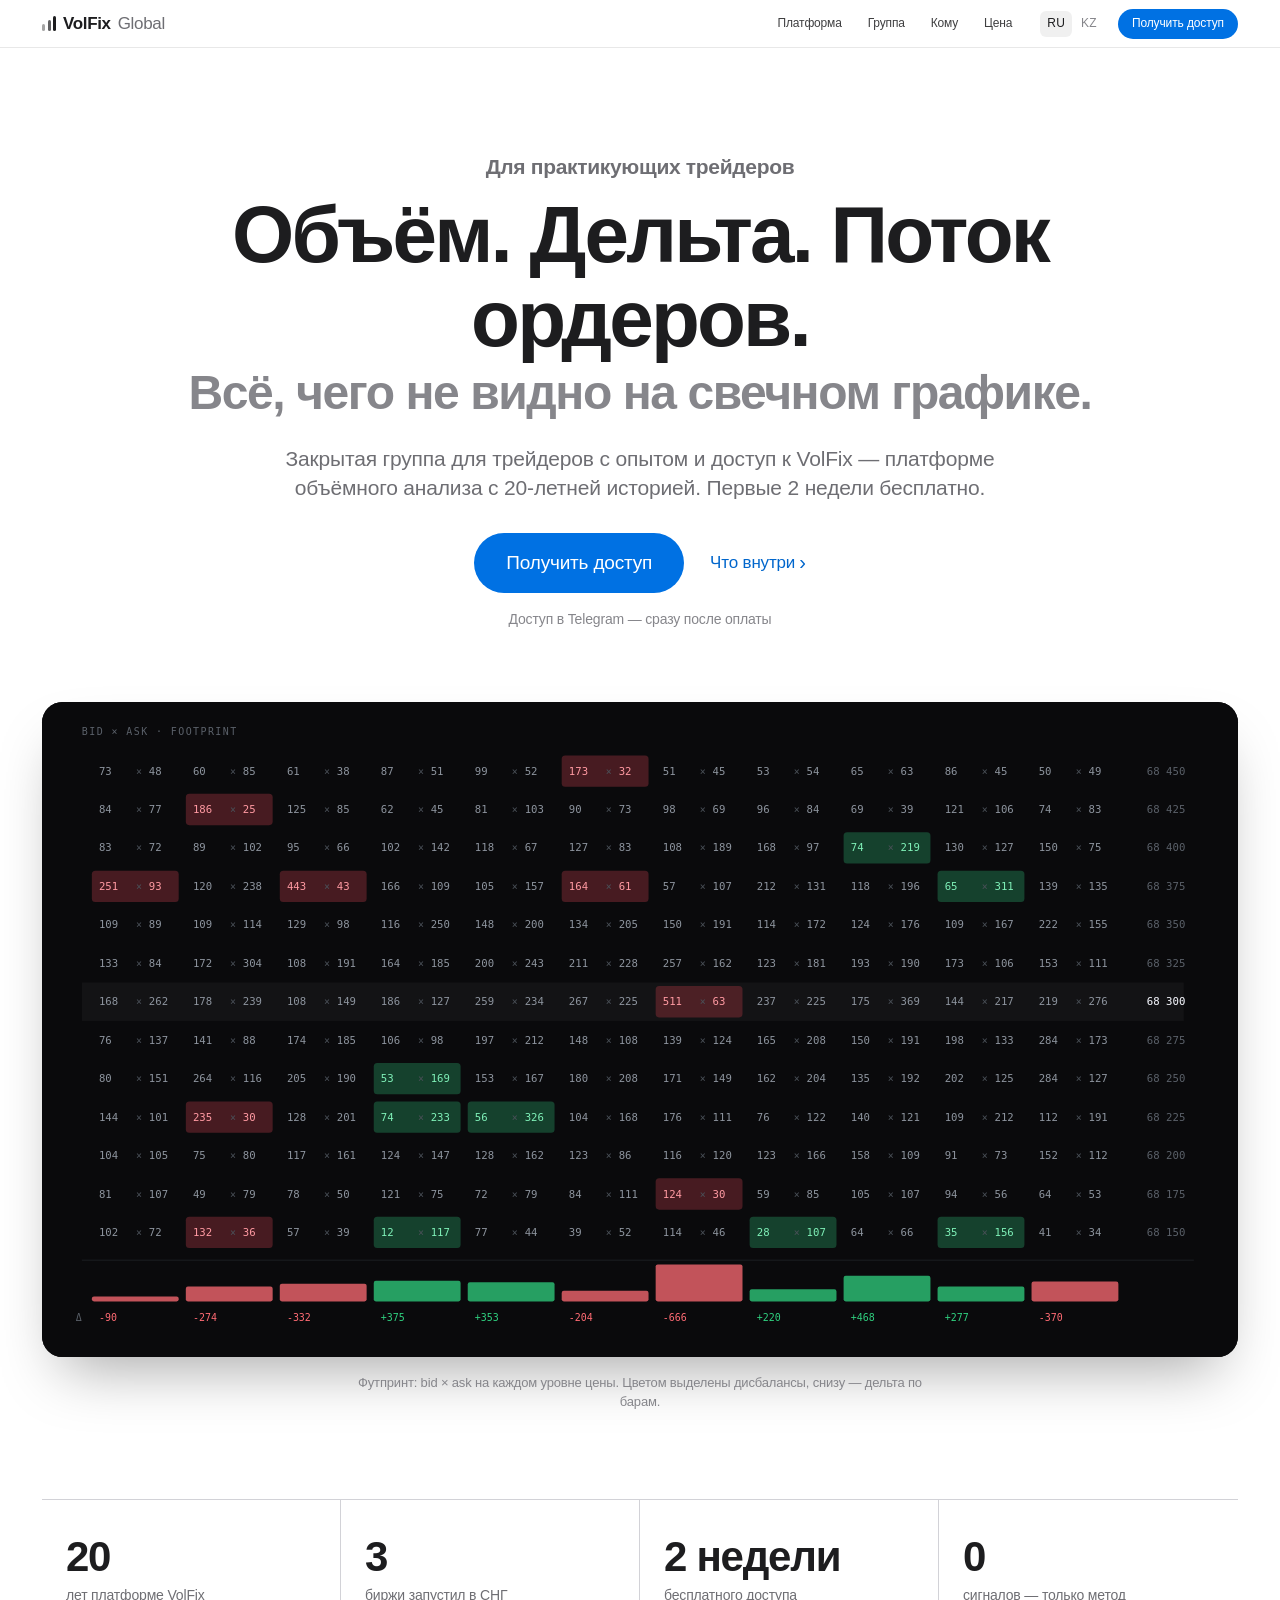
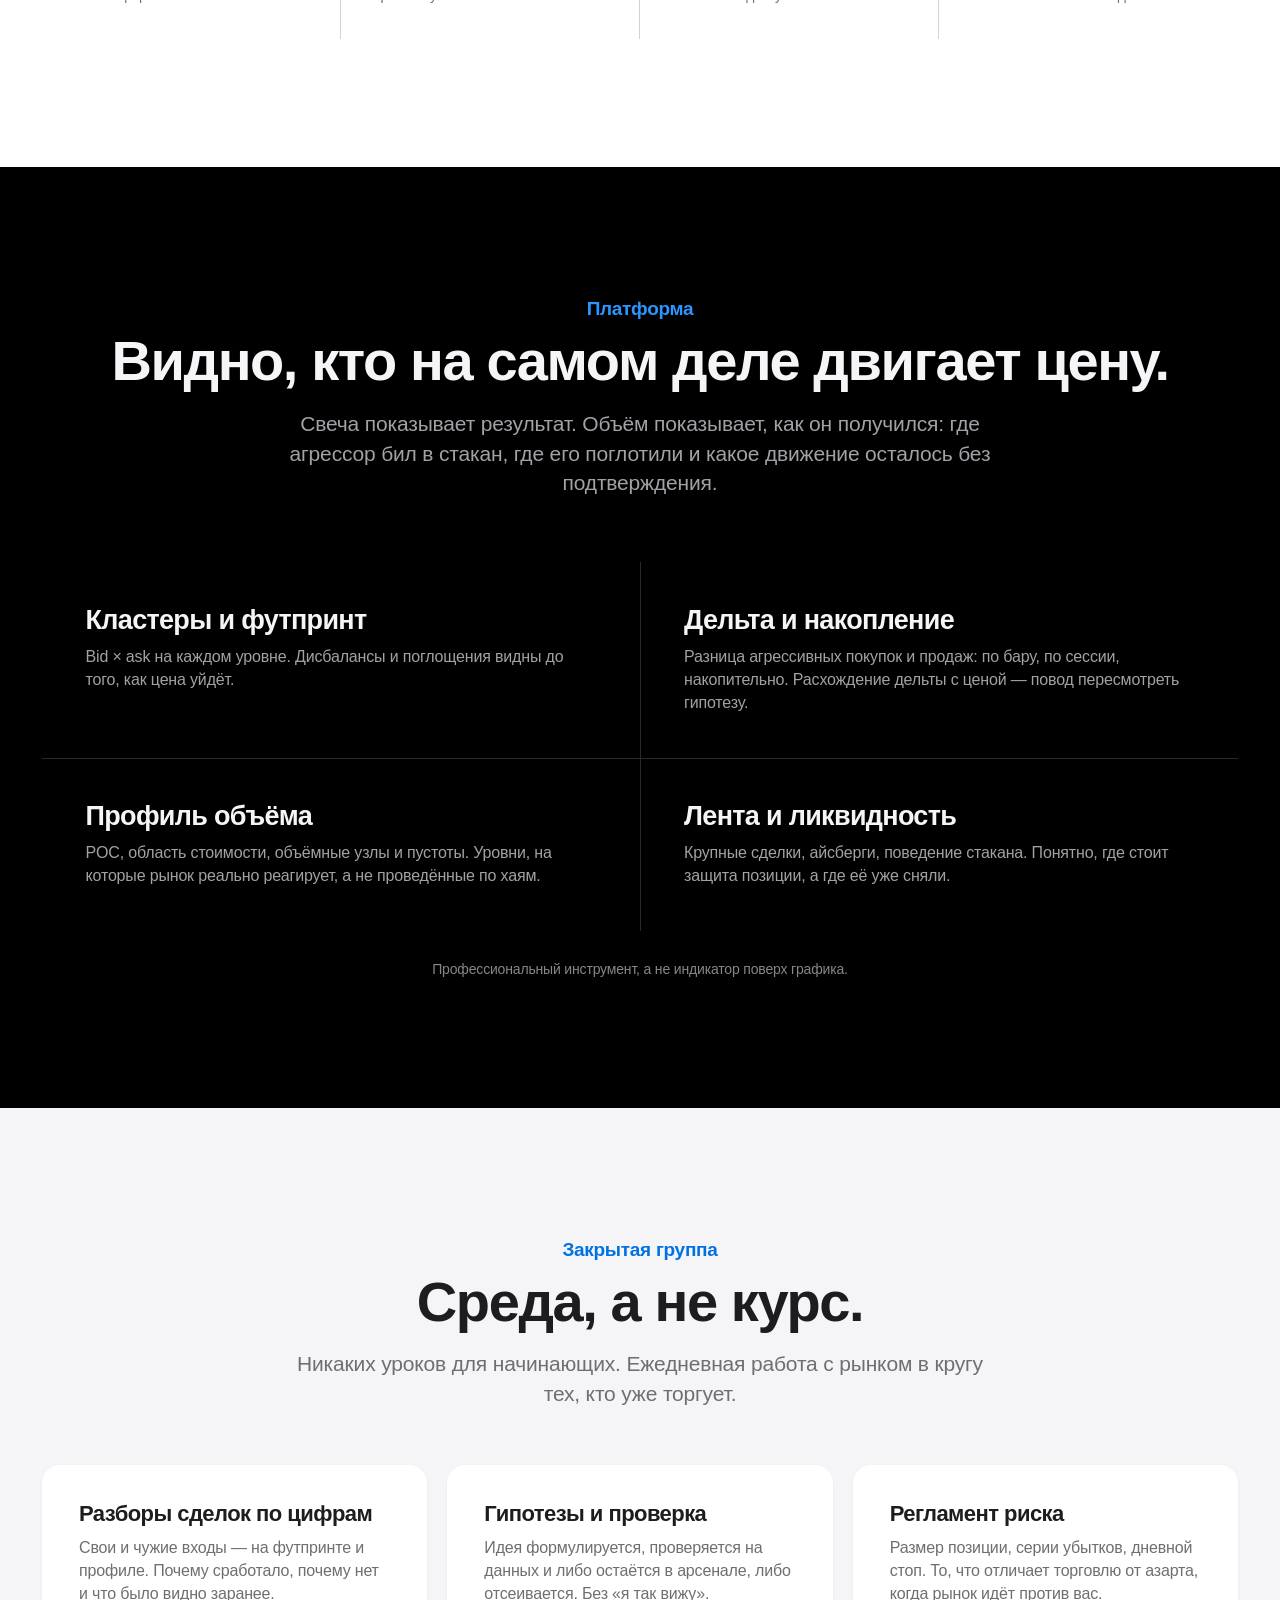
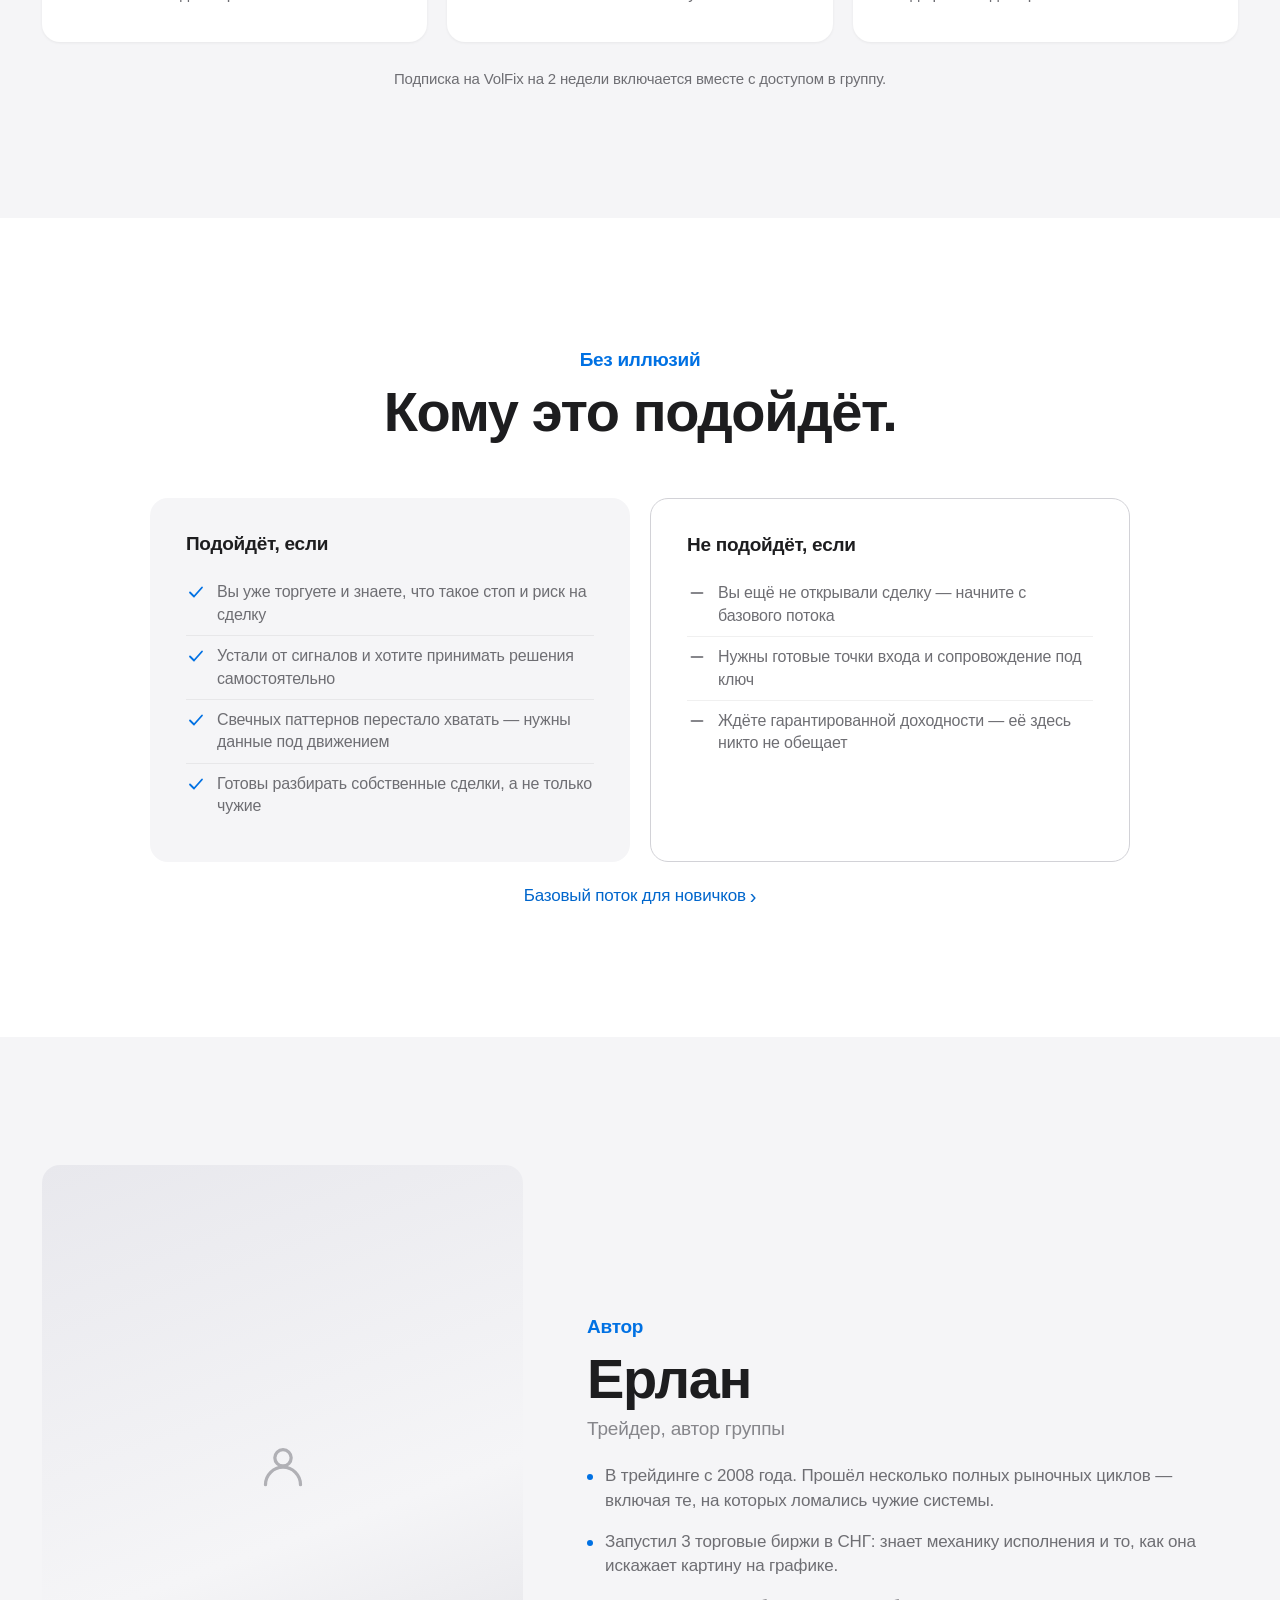
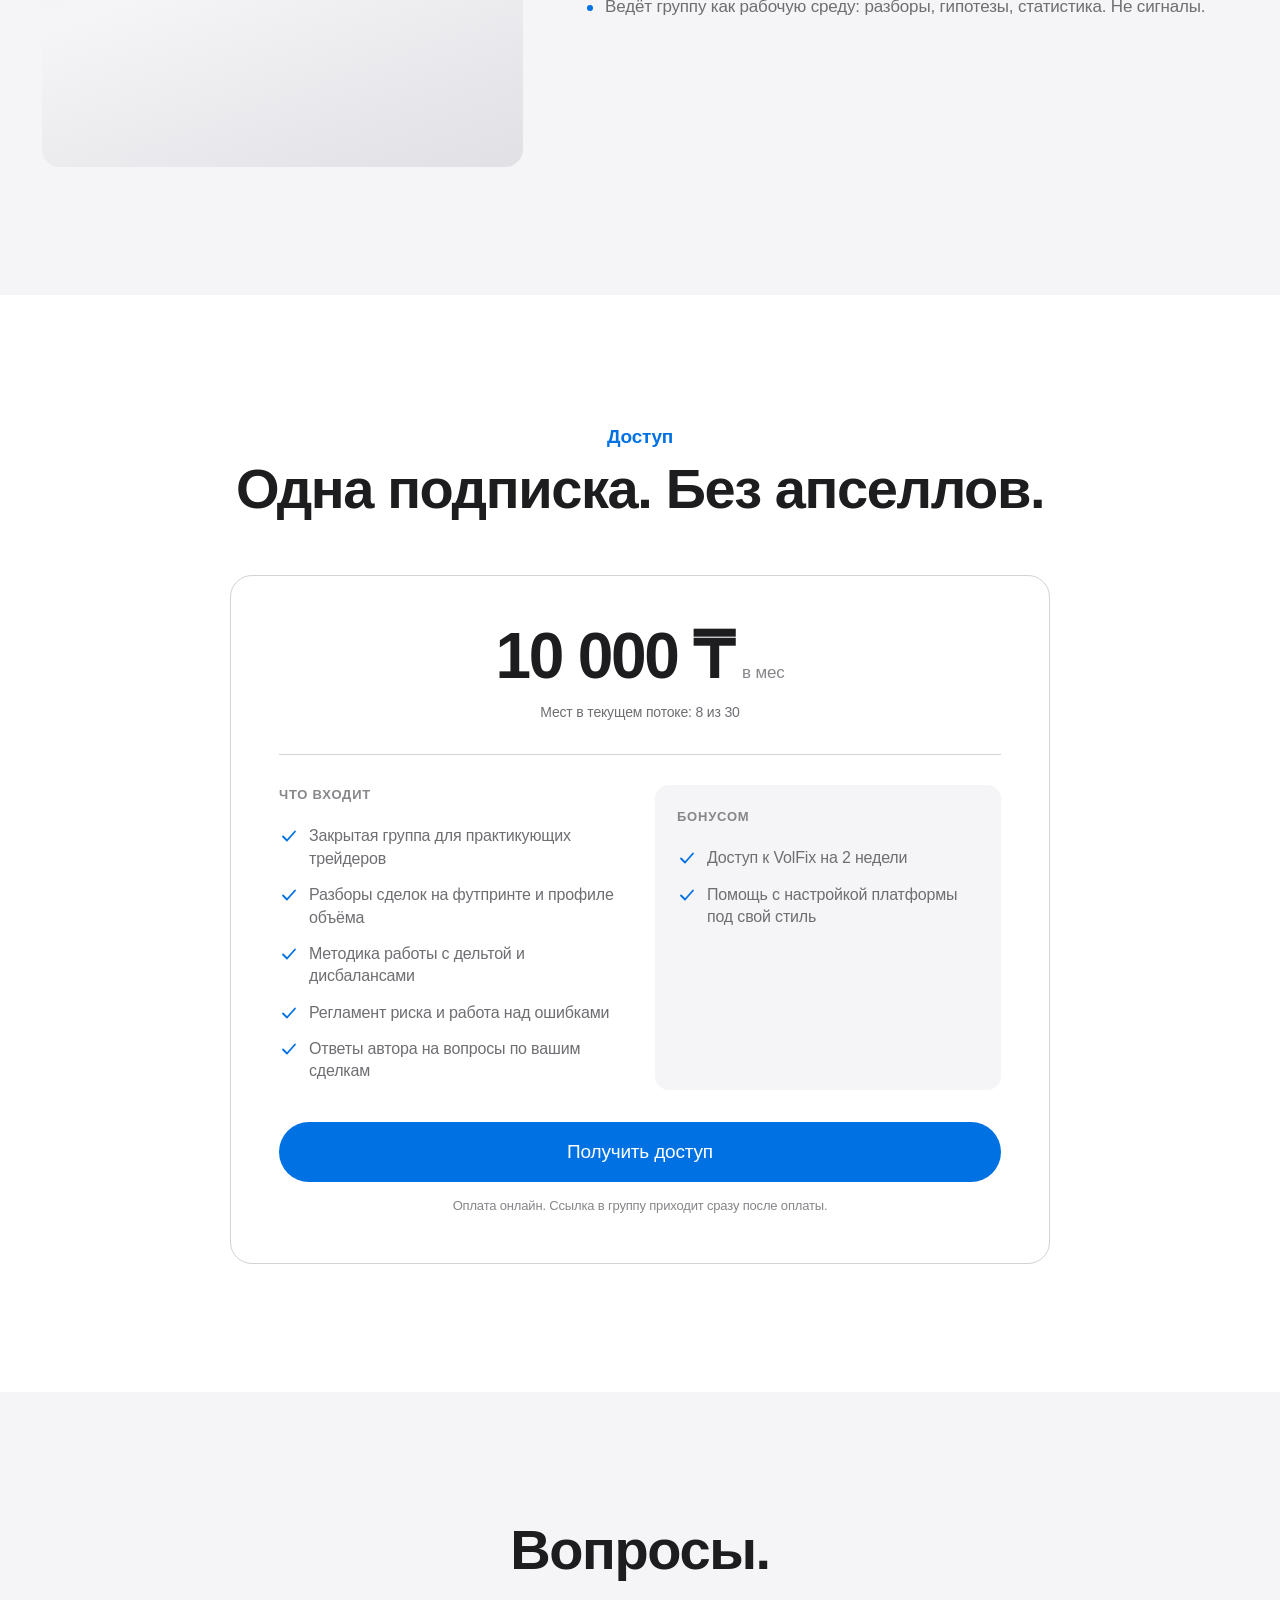
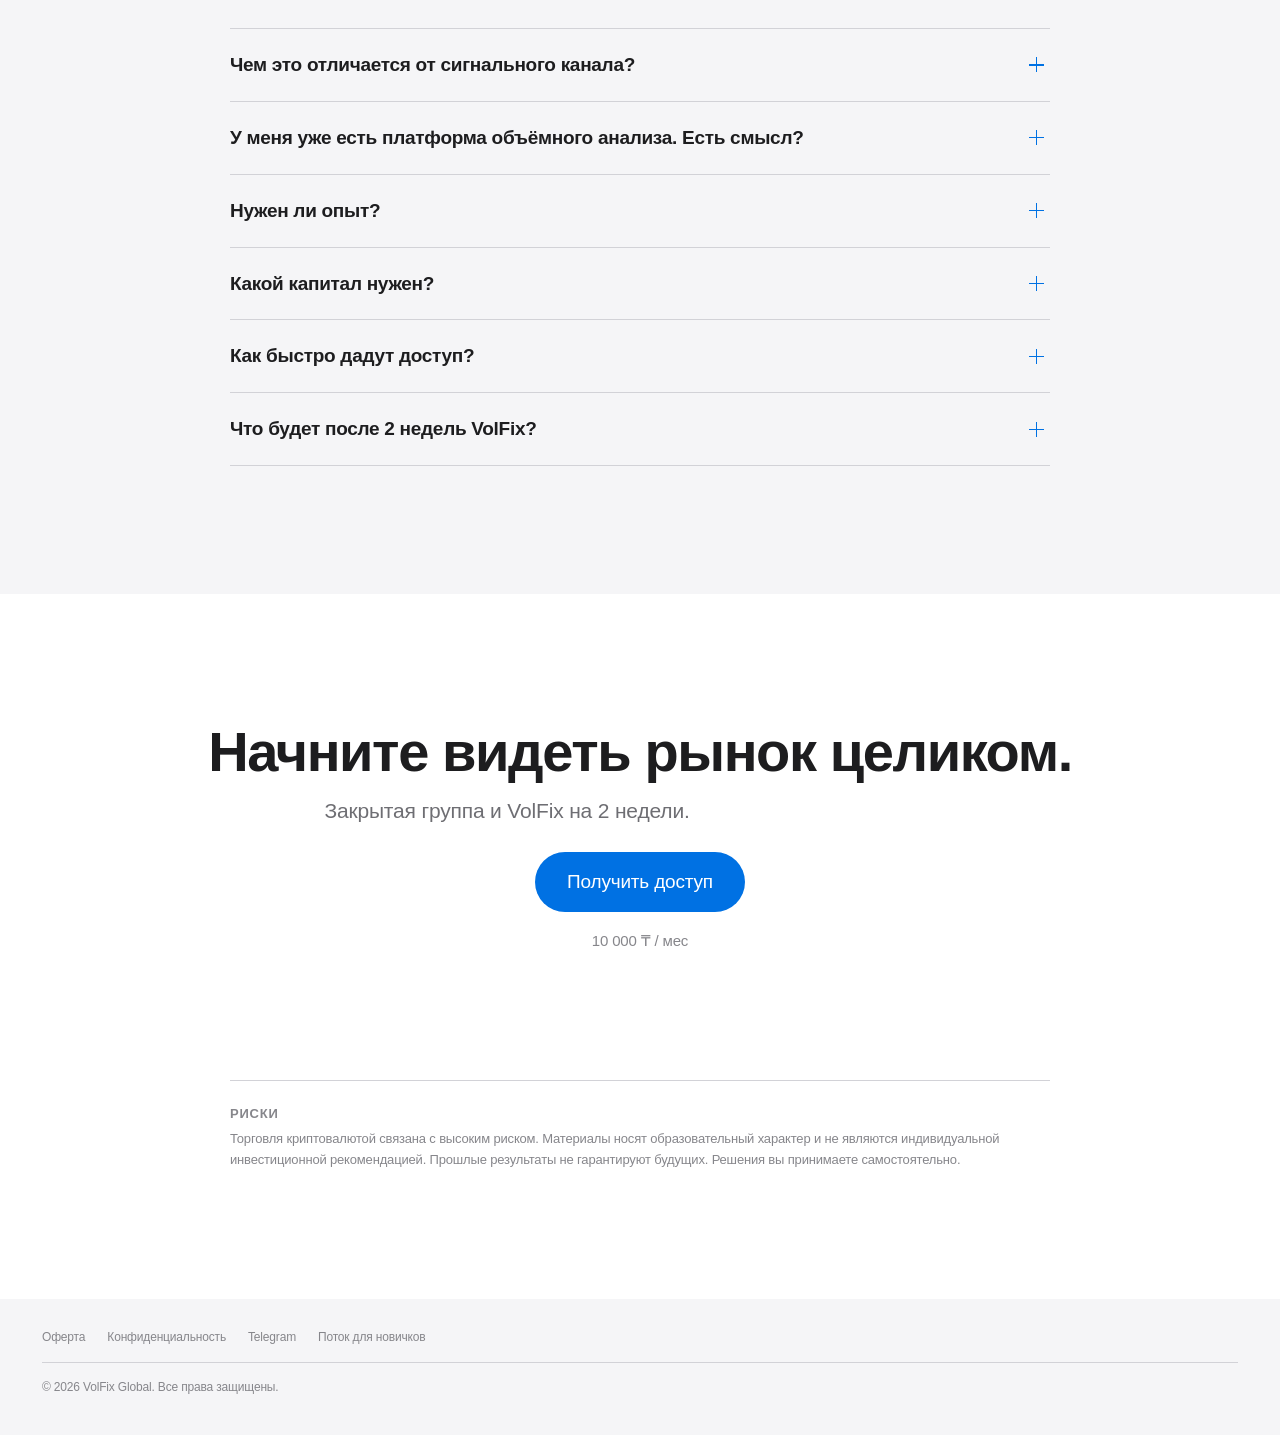
<file: index.html>
<!doctype html>
<html lang="ru">
<head>
<meta charset="utf-8">
<meta name="viewport" content="width=device-width, initial-scale=1, viewport-fit=cover">
<title data-i18n="meta.title">VolFix Global — объёмный анализ для практикующих трейдеров</title>
<meta name="description" data-i18n-attr="content:meta.description" content="Кластерный анализ, дельта и поток ордеров. Закрытая группа для трейдеров с опытом и доступ к VolFix на 2 недели.">
<meta name="theme-color" content="#ffffff">
<meta property="og:type" content="website">
<meta property="og:title" data-i18n-attr="content:meta.title" content="VolFix Global — объёмный анализ для практикующих трейдеров">
<meta property="og:description" data-i18n-attr="content:meta.description" content="Кластерный анализ, дельта и поток ордеров.">
<meta property="og:image" content="assets/img/footprint.svg">
<link rel="icon" href="data:image/svg+xml,<svg xmlns='http://www.w3.org/2000/svg' viewBox='0 0 32 32'><rect width='32' height='32' rx='7' fill='%23ffffff'/><rect x='7' y='16' width='4' height='9' fill='%231d1d1f'/><rect x='14' y='10' width='4' height='15' fill='%231d1d1f'/><rect x='21' y='6' width='4' height='19' fill='%230071e3'/></svg>">
<link rel="preload" href="assets/img/footprint.svg?v=3" as="image">
<link rel="stylesheet" href="assets/css/styles.css?v=3">
<script src="assets/js/config.js?v=3"></script>
<script src="assets/js/i18n.js?v=3"></script>
<script src="assets/js/analytics.js?v=3" defer></script>
<script src="assets/js/app.js?v=3" defer></script>
</head>
<body>

<svg width="0" height="0" style="position:absolute" aria-hidden="true">
  <symbol id="i-check" viewBox="0 0 20 20"><path d="M4 10.5l4 4 8-9" stroke="currentColor" stroke-width="1.8" fill="none" stroke-linecap="round" stroke-linejoin="round"/></symbol>
  <symbol id="i-minus" viewBox="0 0 20 20"><path d="M4.5 10h11" stroke="currentColor" stroke-width="1.8" fill="none" stroke-linecap="round"/></symbol>
  <symbol id="i-user" viewBox="0 0 24 24"><circle cx="12" cy="8.5" r="3.5" stroke="currentColor" stroke-width="1.4" fill="none"/><path d="M4.5 20a7.5 7.5 0 0 1 15 0" stroke="currentColor" stroke-width="1.4" fill="none" stroke-linecap="round"/></symbol>
  <symbol id="i-tg" viewBox="0 0 24 24"><path d="M21 4.5 2.9 11.4c-1 .4-1 1.8.1 2l4.5 1.3 1.7 5.1c.3.8 1.3 1 1.9.4l2.5-2.4 4.6 3.4c.7.5 1.7.1 1.9-.7L22.9 5.6c.2-.9-.7-1.5-1.5-1.1Z" fill="currentColor"/></symbol>
</svg>

<!-- =============================== NAV ================================ -->
<header class="nav" id="hdr">
  <div class="wrap wrap--wide nav__in">
    <a class="brand" href="#top">
      <span class="brand__mark" aria-hidden="true"><i></i><i></i><i></i></span>
      VolFix <span class="brand__sfx">Global</span>
    </a>
    <nav class="nav__links" aria-label="main">
      <a href="#platform" data-i18n="nav.platform">Платформа</a>
      <a href="#group" data-i18n="nav.group">Группа</a>
      <a href="#fit" data-i18n="nav.fit">Кому</a>
      <a href="#price" data-i18n="nav.price">Цена</a>
    </nav>
    <div class="nav__right">
      <div class="lang" role="group" aria-label="Язык / Тіл">
        <button type="button" class="lang__btn" data-lang="ru">RU</button>
        <button type="button" class="lang__btn" data-lang="kk">KZ</button>
      </div>
      <button type="button" class="btn js-cta" data-cta="nav" data-i18n="nav.cta">Получить доступ</button>
    </div>
  </div>
</header>

<main id="top">

<!-- =============================== HERO =============================== -->
<section class="hero">
  <div class="wrap">
    <p class="hero__eyebrow" data-i18n="hero.eyebrow">Для практикующих трейдеров</p>
    <h1 class="hero__h1" data-i18n="hero.h1">Объём. Дельта. Поток ордеров.</h1>
    <p class="hero__h1b" data-i18n="hero.h1b">Всё, чего не видно на свечном графике.</p>
    <p class="hero__sub" data-i18n="hero.sub">Закрытая группа для трейдеров с опытом и доступ к VolFix — платформе объёмного анализа с 20-летней историей. Первые 2 недели бесплатно.</p>
    <div class="hero__cta">
      <button type="button" class="btn btn--lg js-cta" data-cta="hero" data-i18n="hero.cta">Получить доступ</button>
      <a class="tlink" href="#platform" data-i18n="hero.more">Что внутри</a>
    </div>
    <p class="hero__note" data-i18n="hero.note">Доступ в Telegram — сразу после оплаты</p>
  </div>

  <figure class="shot">
    <div class="shot__frame">
      <img src="assets/img/footprint.svg?v=3" width="1680" height="920" alt="Footprint: bid × ask">
    </div>
    <figcaption class="shot__cap" data-i18n="hero.caption">Футпринт: bid × ask на каждом уровне цены. Цветом выделены дисбалансы, снизу — дельта по барам.</figcaption>
  </figure>
</section>

<!-- ============================== SPECS =============================== -->
<section class="sec" style="padding-top:clamp(56px,7vw,88px)">
  <div class="wrap wrap--wide">
    <div class="specs">
      <div class="spec"><b data-i18n="specs.1n">20</b><span data-i18n="specs.1t">лет платформе VolFix</span></div>
      <div class="spec"><b data-i18n="specs.2n">3</b><span data-i18n="specs.2t">биржи запустил в СНГ</span></div>
      <div class="spec"><b data-i18n="specs.3n">2 недели</b><span data-i18n="specs.3t">бесплатного доступа</span></div>
      <div class="spec"><b data-i18n="specs.4n">0</b><span data-i18n="specs.4t">сигналов — только метод</span></div>
    </div>
  </div>
</section>

<!-- ============================= PLATFORM ============================= -->
<section class="sec sec--dark" id="platform">
  <div class="wrap wrap--wide center">
    <p class="eyebrow" data-i18n="plat.eyebrow">Платформа</p>
    <h2 class="h2" data-i18n="plat.h2">Видно, кто на самом деле двигает цену.</h2>
    <p class="lead" data-i18n="plat.sub">Свеча показывает результат. Объём показывает, как он получился: где агрессор бил в стакан, где его поглотили и какое движение осталось без подтверждения.</p>

    <div class="feats">
      <article class="feat">
        <h3 data-i18n="plat.f1.t">Кластеры и футпринт</h3>
        <p data-i18n="plat.f1.d">Bid × ask на каждом уровне. Дисбалансы и поглощения видны до того, как цена уйдёт.</p>
      </article>
      <article class="feat">
        <h3 data-i18n="plat.f2.t">Дельта и накопление</h3>
        <p data-i18n="plat.f2.d">Разница агрессивных покупок и продаж: по бару, по сессии, накопительно.</p>
      </article>
      <article class="feat">
        <h3 data-i18n="plat.f3.t">Профиль объёма</h3>
        <p data-i18n="plat.f3.d">POC, область стоимости, объёмные узлы и пустоты.</p>
      </article>
      <article class="feat">
        <h3 data-i18n="plat.f4.t">Лента и ликвидность</h3>
        <p data-i18n="plat.f4.d">Крупные сделки, айсберги, поведение стакана.</p>
      </article>
    </div>
    <p class="plat__note" data-i18n="plat.note">Профессиональный инструмент, а не индикатор поверх графика.</p>
  </div>
</section>

<!-- ============================== GROUP =============================== -->
<section class="sec sec--alt" id="group">
  <div class="wrap wrap--wide center">
    <p class="eyebrow" data-i18n="group.eyebrow">Закрытая группа</p>
    <h2 class="h2" data-i18n="group.h2">Среда, а не курс.</h2>
    <p class="lead" data-i18n="group.sub">Никаких уроков для начинающих. Ежедневная работа с рынком в кругу тех, кто уже торгует.</p>

    <div class="cards">
      <article class="card">
        <h3 data-i18n="group.c1.t">Разборы сделок по цифрам</h3>
        <p data-i18n="group.c1.d">Свои и чужие входы — на футпринте и профиле. Почему сработало, почему нет и что было видно заранее.</p>
      </article>
      <article class="card">
        <h3 data-i18n="group.c2.t">Гипотезы и проверка</h3>
        <p data-i18n="group.c2.d">Идея формулируется, проверяется на данных и либо остаётся в арсенале, либо отсеивается.</p>
      </article>
      <article class="card">
        <h3 data-i18n="group.c3.t">Регламент риска</h3>
        <p data-i18n="group.c3.d">Размер позиции, серии убытков, дневной стоп. То, что отличает торговлю от азарта.</p>
      </article>
    </div>
    <p class="note" data-i18n="group.note">Подписка на VolFix на 2 недели включается вместе с доступом в группу.</p>
  </div>
</section>

<!-- =============================== FIT ================================ -->
<section class="sec" id="fit">
  <div class="wrap center">
    <p class="eyebrow" data-i18n="fit.eyebrow">Без иллюзий</p>
    <h2 class="h2" data-i18n="fit.h2">Кому это подойдёт.</h2>

    <div class="fit">
      <div class="fitbox">
        <h3 data-i18n="fit.yes">Подойдёт, если</h3>
        <ul>
          <li><svg class="mark"><use href="#i-check"></use></svg><span data-i18n="fit.y1">Вы уже торгуете и знаете, что такое стоп и риск на сделку</span></li>
          <li><svg class="mark"><use href="#i-check"></use></svg><span data-i18n="fit.y2">Устали от сигналов и хотите принимать решения самостоятельно</span></li>
          <li><svg class="mark"><use href="#i-check"></use></svg><span data-i18n="fit.y3">Свечных паттернов перестало хватать — нужны данные под движением</span></li>
          <li><svg class="mark"><use href="#i-check"></use></svg><span data-i18n="fit.y4">Готовы разбирать собственные сделки, а не только чужие</span></li>
        </ul>
      </div>
      <div class="fitbox fitbox--no">
        <h3 data-i18n="fit.no">Не подойдёт, если</h3>
        <ul>
          <li><svg class="mark"><use href="#i-minus"></use></svg><span data-i18n="fit.n1">Вы ещё не открывали сделку — начните с базового потока</span></li>
          <li><svg class="mark"><use href="#i-minus"></use></svg><span data-i18n="fit.n2">Нужны готовые точки входа и сопровождение под ключ</span></li>
          <li><svg class="mark"><use href="#i-minus"></use></svg><span data-i18n="fit.n3">Ждёте гарантированной доходности — её здесь никто не обещает</span></li>
        </ul>
      </div>
    </div>
    <p class="fit__link"><a class="tlink" href="#" data-link="basic" data-i18n="fit.link">Базовый поток для новичков</a></p>
  </div>
</section>

<!-- ============================== EXPERT ============================== -->
<section class="sec sec--alt" id="expert">
  <div class="wrap wrap--wide expert">
    <div class="expert__photo"><svg width="56" height="56"><use href="#i-user"></use></svg></div>
    <div>
      <p class="eyebrow" data-i18n="expert.eyebrow">Автор</p>
      <h2 class="h2" style="margin-bottom:0" data-i18n="expert.h2">Ерлан</h2>
      <p class="expert__role" data-i18n="expert.role">Трейдер, автор группы</p>
      <ul class="expert__list">
        <li data-i18n="expert.b1">В трейдинге с 2008 года. Прошёл несколько полных рыночных циклов — включая те, на которых ломались чужие системы.</li>
        <li data-i18n="expert.b2">Запустил 3 торговые биржи в СНГ: знает механику исполнения и то, как она искажает картину на графике.</li>
        <li data-i18n="expert.b3">Ведёт группу как рабочую среду: разборы, гипотезы, статистика. Не сигналы.</li>
      </ul>
    </div>
  </div>
</section>

<!-- =============================== PRICE ============================== -->
<section class="sec" id="price">
  <div class="wrap center">
    <p class="eyebrow" data-i18n="price.eyebrow">Доступ</p>
    <h2 class="h2" data-i18n="price.h2">Одна подписка. Без апселлов.</h2>

    <div class="pricebox">
      <div class="price__row">
        <s data-price-old hidden></s>
        <b data-price-amount>10 000 ₸</b>
        <span data-price-period>в мес</span>
      </div>
      <span class="seats" data-seats hidden></span>

      <div class="price__cols">
        <div>
          <p class="price__t" data-i18n="price.inc">Что входит</p>
          <ul>
            <li><svg class="mark"><use href="#i-check"></use></svg><span data-i18n="price.i1">Закрытая группа для практикующих трейдеров</span></li>
            <li><svg class="mark"><use href="#i-check"></use></svg><span data-i18n="price.i2">Разборы сделок на футпринте и профиле объёма</span></li>
            <li><svg class="mark"><use href="#i-check"></use></svg><span data-i18n="price.i3">Методика работы с дельтой и дисбалансами</span></li>
            <li><svg class="mark"><use href="#i-check"></use></svg><span data-i18n="price.i4">Регламент риска и работа над ошибками</span></li>
            <li><svg class="mark"><use href="#i-check"></use></svg><span data-i18n="price.i5">Ответы автора на вопросы по вашим сделкам</span></li>
          </ul>
        </div>
        <div class="bonusbox">
          <p class="price__t" data-i18n="price.bonus">Бонусом</p>
          <ul>
            <li><svg class="mark"><use href="#i-check"></use></svg><span data-i18n="price.b1">Доступ к VolFix на 2 недели</span></li>
            <li><svg class="mark"><use href="#i-check"></use></svg><span data-i18n="price.b2">Помощь с настройкой платформы под свой стиль</span></li>
          </ul>
        </div>
      </div>

      <button type="button" class="btn btn--lg btn--block js-cta" data-cta="pricing" data-i18n="price.cta">Получить доступ</button>
      <p class="price__note" data-i18n="price.note">Оплата онлайн. Ссылка в группу приходит сразу после оплаты.</p>
    </div>
  </div>
</section>

<!-- ================================ FAQ =============================== -->
<section class="sec sec--alt" id="faq">
  <div class="wrap">
    <h2 class="h2 center" data-i18n="faq.h2">Вопросы.</h2>
    <div class="faq">
      <details class="qa"><summary><span data-i18n="faq.q1">Чем это отличается от сигнального канала?</span></summary><p data-i18n="faq.a1"></p></details>
      <details class="qa"><summary><span data-i18n="faq.q2">У меня уже есть платформа объёмного анализа. Есть смысл?</span></summary><p data-i18n="faq.a2"></p></details>
      <details class="qa"><summary><span data-i18n="faq.q3">Нужен ли опыт?</span></summary><p data-i18n="faq.a3"></p></details>
      <details class="qa"><summary><span data-i18n="faq.q4">Какой капитал нужен?</span></summary><p data-i18n="faq.a4"></p></details>
      <details class="qa"><summary><span data-i18n="faq.q5">Как быстро дадут доступ?</span></summary><p data-i18n="faq.a5"></p></details>
      <details class="qa"><summary><span data-i18n="faq.q6">Что будет после 2 недель VolFix?</span></summary><p data-i18n="faq.a6"></p></details>
    </div>
  </div>
</section>

<!-- =============================== FINAL ============================== -->
<section class="sec sec--final">
  <div class="wrap">
    <h2 class="h2" data-i18n="final.h2">Начните видеть рынок целиком.</h2>
    <p class="lead center" data-i18n="final.sub">Закрытая группа и VolFix на 2 недели.</p>
    <p style="margin-top:26px"><button type="button" class="btn btn--lg js-cta" data-cta="final" data-i18n="final.cta">Получить доступ</button></p>
    <p class="final__price" data-price-inline>10 000 ₸ / мес</p>
  </div>
</section>

<!-- =============================== RISK =============================== -->
<section class="sec" style="padding-top:0">
  <div class="wrap">
    <div class="risk">
      <h3 data-i18n="risk.title">Риски</h3>
      <p data-i18n="risk.text">Торговля криптовалютой связана с высоким риском. Материалы носят образовательный характер и не являются индивидуальной инвестиционной рекомендацией.</p>
    </div>
  </div>
</section>

</main>

<!-- ============================== FOOTER ============================== -->
<footer class="ftr">
  <div class="wrap wrap--wide ftr__in">
    <nav class="ftr__links">
      <a href="#" data-link="offer" data-i18n="footer.offer">Оферта</a>
      <a href="#" data-link="privacy" data-i18n="footer.privacy">Конфиденциальность</a>
      <a href="#" data-link="support" target="_blank" rel="noopener" data-i18n="footer.contact">Telegram</a>
      <a href="#" data-link="basic" data-i18n="footer.basic">Поток для новичков</a>
    </nav>
    <div class="ftr__bottom">
      <span>© <span data-year>2026</span> VolFix Global. <span data-i18n="footer.rights">Все права защищены.</span></span>
    </div>
  </div>
</footer>

<!-- =========================== STICKY MOBILE ========================== -->
<div class="sticky" id="sticky" hidden>
  <span class="sticky__price" data-price-inline>10 000 ₸ / мес</span>
  <button type="button" class="btn js-cta" data-cta="sticky" data-i18n="sticky.cta">Получить доступ</button>
</div>

<!-- ============================== MODAL =============================== -->
<div class="modal" id="modal" hidden>
  <div class="modal__ov" data-close></div>
  <div class="modal__box" role="dialog" aria-modal="true" aria-labelledby="modal-title">
    <button type="button" class="modal__x" data-close data-i18n-attr="aria-label:modal.close" aria-label="Закрыть">&times;</button>
    <div class="modal__bar"><i data-progress></i></div>

    <section class="mstep" data-step="form" hidden>
      <h2 class="mstep__h" id="modal-title" data-i18n="form.title">Оформление доступа</h2>
      <p class="mstep__sub" data-i18n="form.sub">Контакты нужны, чтобы отправить ссылку в группу и чек об оплате.</p>
      <form class="frm" id="lead-form" novalidate>
        <label class="fld">
          <span data-i18n="form.name">Имя</span>
          <input type="text" name="name" autocomplete="name" data-i18n-attr="placeholder:form.name.ph" placeholder="Как к вам обращаться" required>
          <em class="err" data-err="name"></em>
        </label>
        <label class="fld">
          <span data-i18n="form.phone">Телефон</span>
          <input type="tel" name="phone" autocomplete="tel" inputmode="tel" data-i18n-attr="placeholder:form.phone.ph" placeholder="+7 700 000 00 00" required>
          <em class="err" data-err="phone"></em>
        </label>
        <label class="fld">
          <span data-i18n="form.email">Email</span>
          <input type="email" name="email" autocomplete="email" inputmode="email" data-i18n-attr="placeholder:form.email.ph" placeholder="you@example.com" required>
          <em class="err" data-err="email"></em>
        </label>
        <label class="chk">
          <input type="checkbox" name="consent" required>
          <span data-i18n="form.consent">Согласен на обработку персональных данных и с условиями оферты</span>
        </label>
        <em class="err" data-err="consent"></em>
        <button type="submit" class="btn btn--lg btn--block" data-submit><span data-i18n="form.submit">Перейти к оплате</span></button>
        <p class="frm__total" data-form-total>К оплате: 10 000 ₸</p>
      </form>
    </section>

    <section class="mstep" data-step="pay" hidden>
      <h2 class="mstep__h" data-i18n="pay.title">Оплата</h2>
      <div class="stub"><p data-i18n="pay.stub"></p></div>
      <button type="button" class="btn btn--lg btn--block" data-pay-continue data-i18n="pay.continue">Продолжить (демо)</button>
    </section>
  </div>
</div>

</body>
</html>
</file>
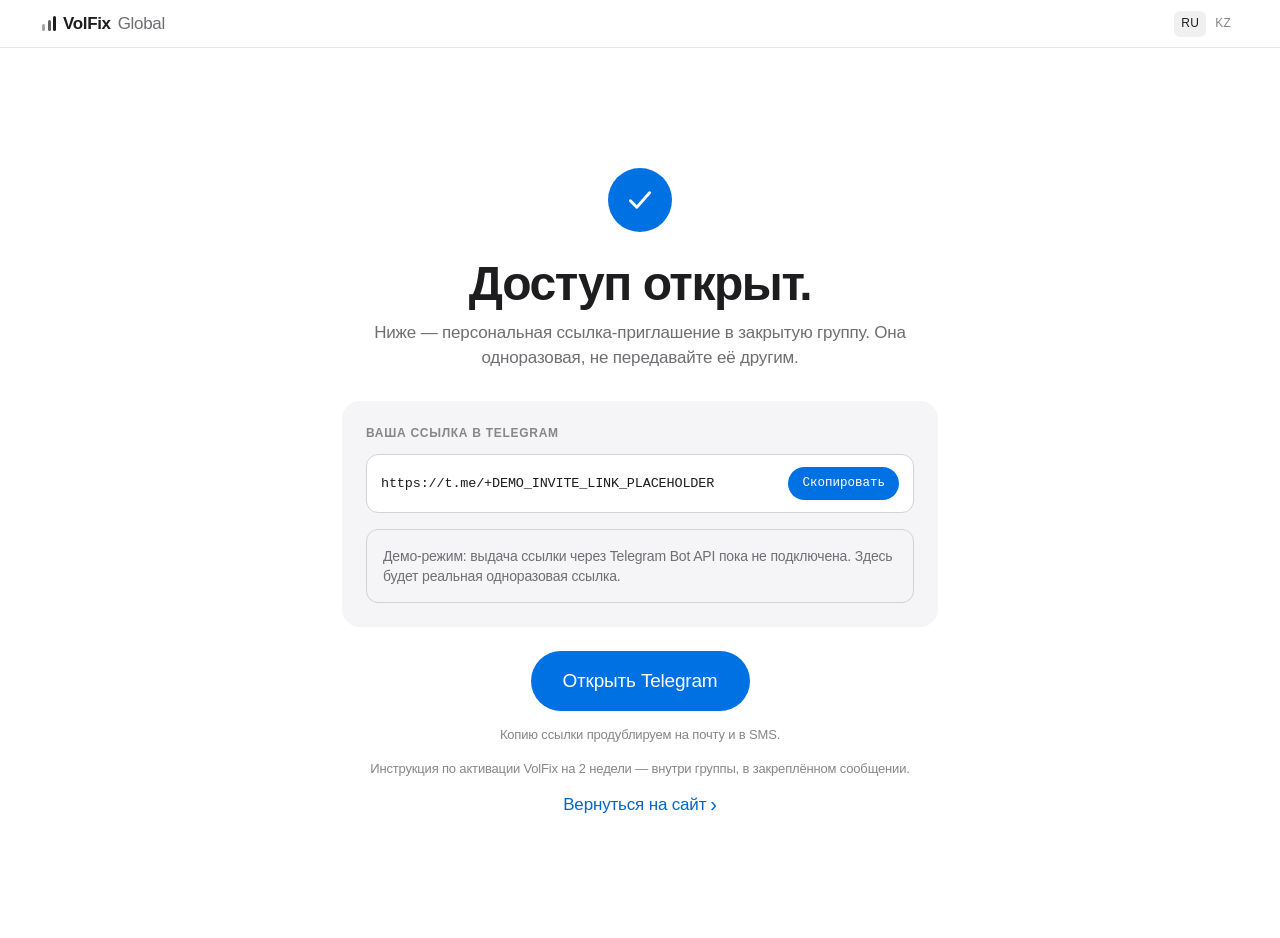
<file: success.html>
<!doctype html>
<html lang="ru">
<head>
<meta charset="utf-8">
<meta name="viewport" content="width=device-width, initial-scale=1, viewport-fit=cover">
<title data-i18n="success.title">Оплата прошла</title>
<meta name="robots" content="noindex,nofollow">
<meta name="theme-color" content="#ffffff">
<link rel="icon" href="data:image/svg+xml,<svg xmlns='http://www.w3.org/2000/svg' viewBox='0 0 32 32'><rect width='32' height='32' rx='7' fill='%23ffffff'/><rect x='7' y='16' width='4' height='9' fill='%231d1d1f'/><rect x='14' y='10' width='4' height='15' fill='%231d1d1f'/><rect x='21' y='6' width='4' height='19' fill='%230071e3'/></svg>">
<link rel="stylesheet" href="assets/css/styles.css?v=3">
<script src="assets/js/config.js?v=3"></script>
<script src="assets/js/i18n.js?v=3"></script>
<script src="assets/js/analytics.js?v=3" defer></script>
<script src="assets/js/app.js?v=3" defer></script>
</head>
<body>

<svg width="0" height="0" style="position:absolute" aria-hidden="true">
  <symbol id="i-check" viewBox="0 0 20 20"><path d="M4 10.5l4 4 8-9" stroke="currentColor" stroke-width="1.8" fill="none" stroke-linecap="round" stroke-linejoin="round"/></symbol>
  <symbol id="i-tg" viewBox="0 0 24 24"><path d="M21 4.5 2.9 11.4c-1 .4-1 1.8.1 2l4.5 1.3 1.7 5.1c.3.8 1.3 1 1.9.4l2.5-2.4 4.6 3.4c.7.5 1.7.1 1.9-.7L22.9 5.6c.2-.9-.7-1.5-1.5-1.1Z" fill="currentColor"/></symbol>
</svg>

<header class="nav">
  <div class="wrap wrap--wide nav__in">
    <a class="brand" href="index.html">
      <span class="brand__mark" aria-hidden="true"><i></i><i></i><i></i></span>
      VolFix <span class="brand__sfx">Global</span>
    </a>
    <div class="nav__right">
      <div class="lang" role="group" aria-label="Язык / Тіл">
        <button type="button" class="lang__btn" data-lang="ru">RU</button>
        <button type="button" class="lang__btn" data-lang="kk">KZ</button>
      </div>
    </div>
  </div>
</header>

<main class="done" data-success>
  <span class="done__ic"><svg width="32" height="32"><use href="#i-check"></use></svg></span>
  <h1 data-i18n="success.h1">Доступ открыт.</h1>
  <p class="done__sub" data-i18n="success.sub">Ниже — персональная ссылка-приглашение в закрытую группу.</p>

  <p class="statusnote" data-status-note hidden></p>

  <div class="linkbox" data-linkbox>
    <p class="linkbox__l" data-i18n="success.linkLabel">Ваша ссылка в Telegram</p>
    <div class="linkbox__v">
      <code data-invite>https://t.me/+DEMO_INVITE_LINK_PLACEHOLDER</code>
      <button type="button" data-copy data-i18n="success.copy">Скопировать</button>
    </div>
    <!-- Заглушка: реальная одноразовая ссылка придёт из Telegram Bot API
         (createChatInviteLink, member_limit=1) после вебхука об оплате. -->
    <div class="stub" data-stub style="margin-bottom:0"><p data-i18n="success.stub"></p></div>
  </div>

  <a class="btn btn--lg" data-link="telegram" href="#" target="_blank" rel="noopener" data-i18n="success.open">Открыть Telegram</a>

  <p class="done__note" data-i18n="success.mail">Копию ссылки продублируем на почту и в SMS.</p>
  <p class="done__note" data-i18n="success.volfix">Инструкция по активации VolFix — внутри группы.</p>
  <p class="done__note"><a class="tlink" href="index.html" data-i18n="success.back">Вернуться на сайт</a></p>
</main>

</body>
</html>
</file>
<file: assets/css/styles.css>
/* ==========================================================================
   VolFix Global · Pro — стили в духе продуктовых страниц Apple.
   Светлая база, чёрные секции под визуал, SF-типографика, много воздуха.
   ========================================================================== */

:root{
  --ink:#1d1d1f;
  --ink-2:#6e6e73;
  --ink-3:#86868b;
  --bg:#ffffff;
  --bg-alt:#f5f5f7;
  --dark:#000000;
  --dark-2:#1d1d1f;
  --hair:#d2d2d7;
  --hair-dark:#2a2a2c;
  --blue:#0071e3;
  --blue-2:#0077ed;
  --link:#0066cc;
  --green:#2fd07f;
  --red:#ff6b74;
  --wrap:1024px;
  --wrap-wide:1240px;
  --sp:clamp(72px,10vw,130px);
  --font:-apple-system,BlinkMacSystemFont,"SF Pro Display","SF Pro Text","Helvetica Neue",Helvetica,Arial,sans-serif;
  --mono:ui-monospace,SFMono-Regular,"SF Mono",Menlo,monospace;
}

*,*::before,*::after{box-sizing:border-box}
[hidden]{display:none!important}
html{-webkit-text-size-adjust:100%;scroll-behavior:smooth}
body{
  margin:0;background:var(--bg);color:var(--ink);
  font-family:var(--font);font-size:17px;line-height:1.47;letter-spacing:-.01em;
  -webkit-font-smoothing:antialiased;overflow-x:hidden;
}
img,svg{max-width:100%;display:block}
img{height:auto}
h1,h2,h3{margin:0;font-weight:600;letter-spacing:-.025em;line-height:1.07}
p{margin:0}
ul,ol{margin:0;padding:0;list-style:none}
a{color:inherit;text-decoration:none}
button{font:inherit;color:inherit}

.wrap{width:100%;max-width:var(--wrap);margin:0 auto;padding:0 22px}
.wrap--wide{max-width:var(--wrap-wide)}
.sec{padding:var(--sp) 0}
.sec--alt{background:var(--bg-alt)}
.sec--dark{background:var(--dark);color:#f5f5f7}
.center{text-align:center}

.eyebrow{
  font-size:19px;font-weight:600;letter-spacing:-.015em;color:var(--blue);
  margin-bottom:8px;
}
.sec--dark .eyebrow{color:#2997ff}
.h2{font-size:clamp(32px,4.6vw,56px);margin-bottom:18px}
.h3{font-size:clamp(24px,2.6vw,32px)}
.lead{
  font-size:clamp(17px,1.7vw,21px);line-height:1.42;color:var(--ink-2);
  max-width:34em;
}
.center .lead{margin-left:auto;margin-right:auto}
.sec--dark .lead{color:#a1a1a6}
.hair{height:1px;background:var(--hair);border:0;margin:0}

/* -------------------------------- buttons ------------------------------- */
.btn{
  display:inline-flex;align-items:center;justify-content:center;
  background:var(--blue);color:#fff;border:0;border-radius:980px;
  padding:13px 25px;font-size:17px;font-weight:400;letter-spacing:-.01em;
  cursor:pointer;transition:background .2s ease;
}
.btn:hover{background:var(--blue-2)}
.btn:focus-visible{outline:3px solid rgba(0,113,227,.4);outline-offset:2px}
.btn--lg{padding:16px 32px;font-size:19px}
.btn--block{width:100%}
.btn--ghost{background:transparent;color:var(--blue);border:1px solid var(--blue)}
.btn--ghost:hover{background:rgba(0,113,227,.06)}
.btn[disabled]{opacity:.5;cursor:default}

.tlink{color:var(--link);font-size:17px;display:inline-flex;align-items:center;gap:4px}
.tlink:hover{text-decoration:underline}
.tlink::after{content:"›";font-size:20px;line-height:1;transform:translateY(-1px)}
.sec--dark .tlink{color:#2997ff}

/* -------------------------------- header -------------------------------- */
.nav{
  position:sticky;top:0;z-index:50;height:48px;
  background:rgba(255,255,255,.72);backdrop-filter:saturate(180%) blur(20px);
  -webkit-backdrop-filter:saturate(180%) blur(20px);
  border-bottom:1px solid rgba(0,0,0,.09);
}
.nav__in{display:flex;align-items:center;gap:28px;height:48px;max-width:var(--wrap-wide)}
.brand{font-size:17px;font-weight:600;letter-spacing:-.02em;display:flex;align-items:center;gap:7px}
.brand__mark{display:flex;align-items:flex-end;gap:2.5px;height:15px}
.brand__mark i{width:3px;background:var(--ink);border-radius:2px;display:block}
.brand__mark i:nth-child(1){height:7px;opacity:.4}
.brand__mark i:nth-child(2){height:11px;opacity:.7}
.brand__mark i:nth-child(3){height:15px}
.brand__sfx{font-weight:400;color:var(--ink-2)}
.nav__links{display:flex;gap:26px;margin-left:auto;font-size:12px;color:var(--ink)}
.nav__links a{opacity:.85}
.nav__links a:hover{opacity:1}
.nav__right{display:flex;align-items:center;gap:14px;margin-left:auto}
.nav__links+.nav__right{margin-left:0}
.lang{display:flex;gap:2px;font-size:12px}
.lang__btn{
  background:none;border:0;padding:4px 7px;border-radius:6px;cursor:pointer;
  color:var(--ink-3);font-weight:500;letter-spacing:.02em;
}
.lang__btn.is-on{background:rgba(0,0,0,.06);color:var(--ink)}
.nav .btn{padding:6px 14px;font-size:12px}

/* --------------------------------- hero --------------------------------- */
.hero{padding:clamp(60px,9vw,104px) 0 0;text-align:center}
.hero__eyebrow{font-size:21px;font-weight:600;color:var(--ink-2);letter-spacing:-.015em;margin-bottom:10px}
.hero__h1{
  font-size:clamp(40px,6.4vw,80px);letter-spacing:-.035em;line-height:1.05;
  margin-bottom:6px;
}
.hero__h1b{
  font-size:clamp(28px,4vw,48px);letter-spacing:-.03em;line-height:1.1;
  color:var(--ink-3);font-weight:600;margin-bottom:24px;
}
.hero__sub{font-size:clamp(17px,1.8vw,21px);color:var(--ink-2);max-width:38em;margin:0 auto 30px;line-height:1.42}
.hero__cta{display:flex;gap:26px;align-items:center;justify-content:center;flex-wrap:wrap}
.hero__note{margin-top:16px;font-size:14px;color:var(--ink-3)}

.shot{
  margin:clamp(40px,6vw,72px) auto 0;max-width:var(--wrap-wide);padding:0 22px;
}
.shot__frame{
  border-radius:clamp(14px,1.6vw,22px);overflow:hidden;background:#0a0a0c;
  box-shadow:0 30px 60px -20px rgba(0,0,0,.35);
  -webkit-overflow-scrolling:touch;
}
.shot__cap{
  margin:16px auto 0;font-size:13px;color:var(--ink-3);max-width:46em;text-align:center;
}

/* ------------------------------- spec strip ------------------------------ */
.specs{display:grid;grid-template-columns:repeat(4,1fr);gap:0;border-top:1px solid var(--hair)}
.spec{padding:34px 24px;border-right:1px solid var(--hair)}
.spec:last-child{border-right:0}
.spec b{display:block;font-size:clamp(30px,3.4vw,42px);font-weight:600;letter-spacing:-.03em;line-height:1.1}
.spec span{display:block;margin-top:6px;font-size:14px;color:var(--ink-2);line-height:1.35}

/* ------------------------------- features -------------------------------- */
.feats{display:grid;grid-template-columns:repeat(2,1fr);gap:1px;background:var(--hair-dark);margin-top:clamp(40px,5vw,64px)}
.sec--dark .feats{background:var(--hair-dark)}
.feat{background:var(--dark);padding:clamp(28px,3.4vw,44px);text-align:left}
.feat h3{font-size:clamp(21px,2.2vw,27px);margin-bottom:10px}
.feat p{color:#a1a1a6;font-size:16px;line-height:1.45}
.plat__note{margin-top:28px;font-size:14px;color:#86868b;text-align:center}

/* --------------------------------- cards --------------------------------- */
.cards{display:grid;grid-template-columns:repeat(3,1fr);gap:20px;margin-top:clamp(36px,4.6vw,56px)}
.card{
  background:var(--bg);border-radius:18px;padding:clamp(26px,3vw,36px);
  border:1px solid var(--hair);text-align:left;
}
.sec--alt .card{border-color:transparent;box-shadow:0 1px 3px rgba(0,0,0,.06)}
.card h3{font-size:22px;margin-bottom:10px}
.card p{color:var(--ink-2);font-size:16px;line-height:1.45}
.note{
  margin-top:26px;text-align:center;font-size:15px;color:var(--ink-2);
}

/* ---------------------------------- fit ---------------------------------- */
.fit{display:grid;grid-template-columns:repeat(2,1fr);gap:20px;margin-top:clamp(36px,4.6vw,56px)}
.fitbox{background:var(--bg-alt);border-radius:18px;padding:clamp(26px,3vw,36px);text-align:left}
.fitbox--no{background:transparent;border:1px solid var(--hair)}
.fitbox h3{font-size:19px;margin-bottom:18px;letter-spacing:-.015em}
.fitbox li{display:flex;gap:11px;font-size:16px;color:var(--ink-2);padding:9px 0;line-height:1.4}
.fitbox li+li{border-top:1px solid rgba(0,0,0,.06)}
.fitbox--no li+li{border-top-color:rgba(0,0,0,.06)}
.mark{flex:none;width:20px;height:20px;margin-top:1px;color:var(--blue)}
.fitbox--no .mark{color:var(--ink-3)}
.fit__link{margin-top:22px;text-align:center}

/* -------------------------------- expert --------------------------------- */
.expert{display:grid;grid-template-columns:.85fr 1.15fr;gap:clamp(32px,5vw,64px);align-items:center}
.expert__photo{
  aspect-ratio:4/5;border-radius:18px;background:
    linear-gradient(160deg,#e8e8ed,#f5f5f7 60%,#e0e0e5);
  display:flex;align-items:center;justify-content:center;color:#b0b0b5;
}
.expert__list{margin-top:22px;display:grid;gap:16px}
.expert__list li{font-size:17px;color:var(--ink-2);line-height:1.45;padding-left:18px;position:relative}
.expert__list li::before{content:"";position:absolute;left:0;top:10px;width:6px;height:6px;border-radius:50%;background:var(--blue)}
.expert__role{color:var(--ink-3);font-size:19px;margin-top:6px}

/* -------------------------------- pricing -------------------------------- */
.pricebox{
  max-width:820px;margin:clamp(36px,4.6vw,56px) auto 0;background:var(--bg);
  border-radius:22px;padding:clamp(30px,4vw,48px);border:1px solid var(--hair);
}
.price__row{display:flex;align-items:baseline;justify-content:center;gap:10px;flex-wrap:wrap}
.price__row b{font-size:clamp(40px,5.4vw,64px);font-weight:600;letter-spacing:-.035em;line-height:1}
.price__row s{color:var(--ink-3);font-size:22px}
.price__row span{color:var(--ink-3);font-size:17px}
.seats{
  display:block;margin:14px auto 0;text-align:center;font-size:14px;color:var(--ink-2);
}
.price__cols{display:grid;grid-template-columns:1fr 1fr;gap:30px;margin:32px 0;padding-top:30px;border-top:1px solid var(--hair);text-align:left}
.price__t{font-size:13px;text-transform:uppercase;letter-spacing:.06em;color:var(--ink-3);margin-bottom:14px;font-weight:600}
.price__cols li{display:flex;gap:10px;font-size:16px;color:var(--ink-2);padding:7px 0;line-height:1.4}
.price__note{margin-top:14px;text-align:center;font-size:13px;color:var(--ink-3)}
.bonusbox{background:var(--bg-alt);border-radius:14px;padding:22px}

/* ---------------------------------- faq ---------------------------------- */
.faq{text-align:left;max-width:820px;margin:clamp(32px,4vw,48px) auto 0;border-top:1px solid var(--hair)}
.qa{border-bottom:1px solid var(--hair)}
.qa summary{
  text-align:left;cursor:pointer;list-style:none;padding:22px 44px 22px 0;position:relative;
  font-size:19px;font-weight:600;letter-spacing:-.015em;
}
.qa summary::-webkit-details-marker{display:none}
.qa summary::before,.qa summary::after{
  content:"";position:absolute;right:6px;top:50%;background:var(--blue);
  transition:transform .25s ease,opacity .25s ease;
}
.qa summary::before{width:15px;height:1.5px;margin-top:-.75px}
.qa summary::after{width:1.5px;height:15px;margin-top:-7.5px;right:12.75px}
.qa[open] summary::after{transform:rotate(90deg);opacity:0}
.qa p{padding:0 20px 24px 0;color:var(--ink-2);font-size:17px;line-height:1.5}

/* --------------------------------- final --------------------------------- */
.sec--final{text-align:center}
.sec--final .h2{margin-bottom:14px}
.final__price{margin-top:18px;font-size:15px;color:var(--ink-3)}

/* ---------------------------------- risk --------------------------------- */
.risk{max-width:820px;margin:0 auto;padding:26px 0 0;border-top:1px solid var(--hair)}
.risk h3{font-size:13px;text-transform:uppercase;letter-spacing:.06em;color:var(--ink-3);margin-bottom:8px}
.risk p{font-size:13px;color:var(--ink-3);line-height:1.6}

/* --------------------------------- footer -------------------------------- */
.ftr{background:var(--bg-alt);padding:30px 0 calc(38px + env(safe-area-inset-bottom));font-size:12px;color:var(--ink-3)}
.ftr__in{max-width:var(--wrap-wide)}
.ftr__links{display:flex;gap:22px;flex-wrap:wrap;padding-bottom:16px;border-bottom:1px solid var(--hair);margin-bottom:16px}
.ftr__links a:hover{text-decoration:underline}
.ftr__bottom{display:flex;justify-content:space-between;gap:16px;flex-wrap:wrap}

/* ------------------------------ sticky (m) ------------------------------- */
.sticky{
  position:fixed;left:0;right:0;bottom:0;z-index:45;display:none;align-items:center;gap:14px;
  padding:11px 18px calc(11px + env(safe-area-inset-bottom));
  background:rgba(255,255,255,.86);backdrop-filter:saturate(180%) blur(20px);
  -webkit-backdrop-filter:saturate(180%) blur(20px);border-top:1px solid var(--hair);
}
.sticky__price{font-size:14px;color:var(--ink-2);white-space:nowrap}
.sticky .btn{margin-left:auto;flex:1;max-width:58%}

/* --------------------------------- modal --------------------------------- */
.modal{position:fixed;inset:0;z-index:70;display:flex;align-items:center;justify-content:center;padding:20px}
.modal__ov{position:absolute;inset:0;background:rgba(0,0,0,.42);backdrop-filter:blur(2px)}
.modal__box{
  position:relative;width:100%;max-width:480px;background:#fff;border-radius:20px;
  padding:34px 30px 28px;box-shadow:0 24px 60px rgba(0,0,0,.24);
  max-height:92vh;overflow-y:auto;animation:sheet .24s ease;
}
@keyframes sheet{from{opacity:0;transform:translateY(12px) scale(.99)}to{opacity:1;transform:none}}
.modal__x{
  position:absolute;top:14px;right:16px;background:none;border:0;font-size:26px;line-height:1;
  color:var(--ink-3);cursor:pointer;padding:2px 6px;
}
.modal__x:hover{color:var(--ink)}
.mstep__h{font-size:26px;margin-bottom:8px;letter-spacing:-.02em}
.mstep__sub{color:var(--ink-2);font-size:15px;margin-bottom:22px;line-height:1.42}
.frm{display:grid;gap:14px}
.fld{display:grid;gap:6px}
.fld>span{font-size:13px;color:var(--ink-2)}
.fld input{
  background:#fff;border:1px solid var(--hair);border-radius:12px;padding:13px 15px;
  font-size:16px;color:var(--ink);width:100%;font-family:var(--font);
}
.fld input::placeholder{color:#b0b0b5}
.fld input:focus{outline:0;border-color:var(--blue);box-shadow:0 0 0 4px rgba(0,113,227,.14)}
.fld.is-err input{border-color:#d70015}
.err{display:none;color:#d70015;font-size:12.5px;font-style:normal}
.fld.is-err .err,.err.is-on{display:block}
.chk{display:flex;gap:10px;align-items:flex-start;font-size:13.5px;color:var(--ink-2);cursor:pointer;line-height:1.4}
.chk input{margin-top:2px;width:17px;height:17px;accent-color:var(--blue);flex:none}
.frm__total{text-align:center;font-size:13px;color:var(--ink-3)}
.stub{
  border:1px solid var(--hair);background:var(--bg-alt);border-radius:12px;padding:16px;
  font-size:14px;color:var(--ink-2);margin:16px 0 20px;line-height:1.45;
}
.modal__bar{height:2px;background:var(--hair);border-radius:2px;margin-bottom:22px;overflow:hidden}
.modal__bar i{display:block;height:100%;background:var(--blue);width:50%;transition:width .25s ease}

/* -------------------------------- success -------------------------------- */
.done{max-width:640px;margin:0 auto;text-align:center;padding:clamp(60px,10vw,120px) 22px}
.done__ic{
  width:64px;height:64px;border-radius:50%;background:var(--blue);color:#fff;
  display:flex;align-items:center;justify-content:center;margin:0 auto 26px;
}
.done h1{font-size:clamp(32px,4.4vw,48px);letter-spacing:-.03em;margin-bottom:12px}
.done__sub{color:var(--ink-2);margin-bottom:30px;font-size:17px;line-height:1.45}
.linkbox{background:var(--bg-alt);border-radius:18px;padding:24px;text-align:left;margin-bottom:24px}
.linkbox__l{font-size:12px;text-transform:uppercase;letter-spacing:.06em;color:var(--ink-3);margin-bottom:12px;font-weight:600}
.linkbox__v{
  display:flex;gap:10px;align-items:center;background:#fff;border:1px solid var(--hair);
  border-radius:12px;padding:12px 14px;font-family:var(--mono);font-size:13.5px;color:var(--ink);
}
.linkbox__v code{overflow:hidden;text-overflow:ellipsis;white-space:nowrap;flex:1}
.linkbox__v button{
  background:var(--blue);color:#fff;border:0;border-radius:980px;padding:7px 14px;
  font-size:12.5px;cursor:pointer;flex:none;
}
.done__note{font-size:13px;color:var(--ink-3);margin-top:14px;line-height:1.5}

/* ------------------------------- responsive ------------------------------ */
@media (max-width:1000px){
  .cards{grid-template-columns:1fr}
  .expert{grid-template-columns:1fr;gap:30px}
  .expert__photo{max-width:300px}
  .nav__links{display:none}
  .specs{grid-template-columns:repeat(2,1fr)}
  .spec:nth-child(2){border-right:0}
  .spec:nth-child(-n+2){border-bottom:1px solid var(--hair)}
}
@media (max-width:760px){
  body{font-size:16px;padding-bottom:70px}
  .shot{padding:0 14px}
  .shot__frame{overflow-x:auto}
  .shot__frame img{min-width:760px;max-width:none}
  .feats,.fit,.price__cols{grid-template-columns:1fr}
  .hero__cta{gap:18px}
  .hero__cta .btn{width:100%}
  .nav .btn{display:none}
  .sticky{display:flex}
  .modal__box{padding:30px 20px 24px}
  .qa summary{font-size:17px;padding-right:38px}
  .qa p{font-size:16px}
}
@media (prefers-reduced-motion:reduce){
  *{animation:none!important;transition:none!important;scroll-behavior:auto!important}
}

/* ---------------------- статус оплаты на странице успеха ------------------ */
.statusnote{
  margin:0 auto 22px;max-width:520px;padding:16px 20px;border-radius:14px;
  background:var(--bg-alt);border:1px solid var(--hair);color:var(--ink-2);font-size:15px;
}
.statusnote.is-error{border-color:#f0c000;background:#fff8e5;color:var(--ink)}
</file>
